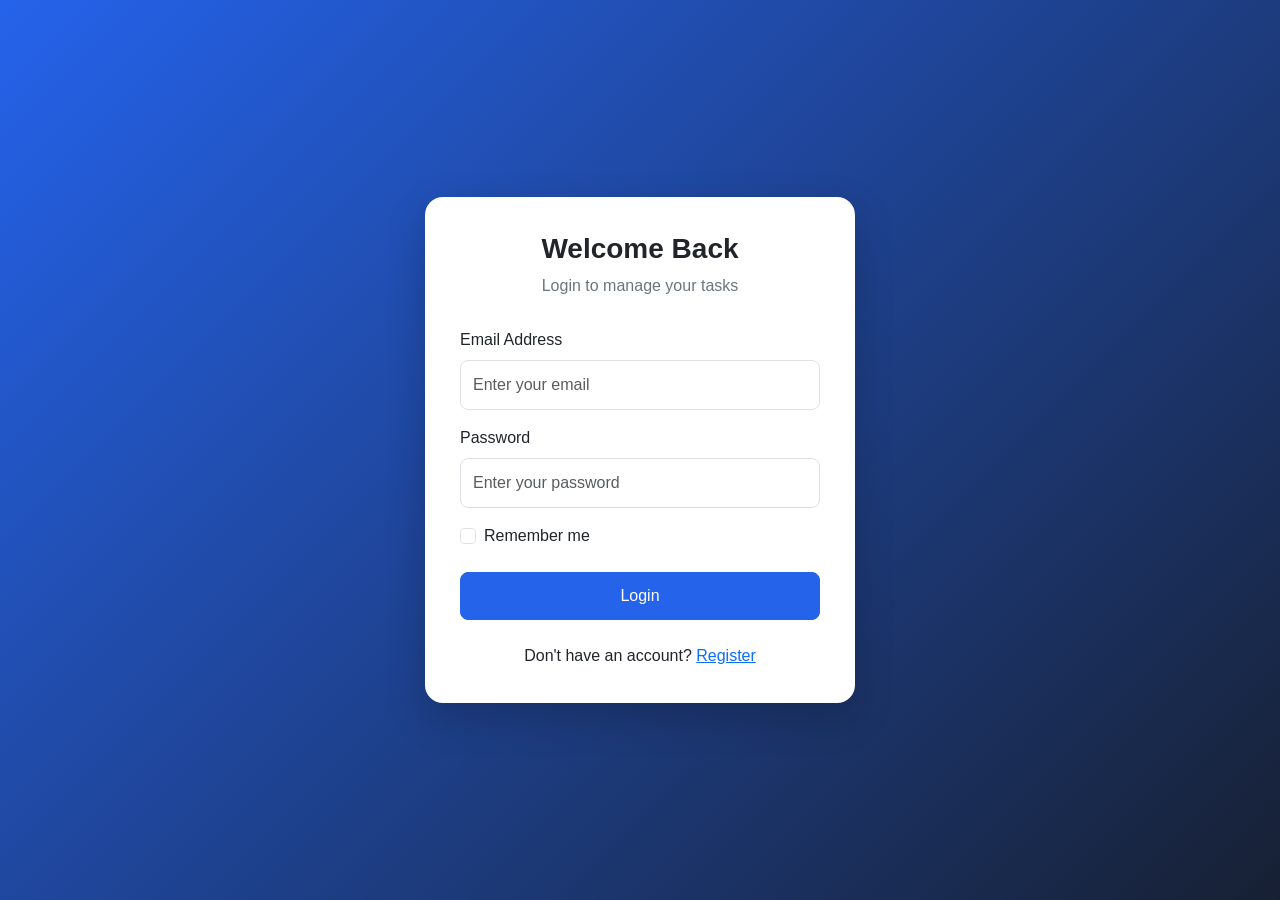
<file: index.html>
<!DOCTYPE html>
<html lang="en">

<head>

    <meta charset="UTF-8">

    <meta name="viewport" content="width=device-width, initial-scale=1.0">

    <title>Login - TaskFlow</title>

    <link
        href="https://cdn.jsdelivr.net/npm/bootstrap@5.3.3/dist/css/bootstrap.min.css"
        rel="stylesheet">

    <link rel="stylesheet" href="style.css">

</head>


<body>


<div class="login-page">


    <div class="auth-card">


        <h1 class="auth-title">
            Welcome Back
        </h1>


        <p class="auth-subtitle">
            Login to manage your tasks
        </p>


        <form>


           
            <div class="mb-3">

                <label
                    for="email"
                    class="form-label">

                    Email Address

                </label>


                <input
                    type="email"
                    id="email"
                    class="form-control"
                    placeholder="Enter your email">


            </div>


           

            <div class="mb-3">

                <label
                    for="password"
                    class="form-label">

                    Password

                </label>


                <input
                    type="password"
                    id="password"
                    class="form-control"
                    placeholder="Enter your password">


            </div>


           
            <div class="form-check mb-4">

                <input
                    type="checkbox"
                    class="form-check-input"
                    id="remember">


                <label
                    class="form-check-label"
                    for="remember">

                    Remember me

                </label>

            </div>


           

            <a
                href="dashboard.html"
                class="btn btn-primary w-100">

                Login

            </a>


        </form>


       

        <p class="text-center mt-4 mb-0">

            Don't have an account?

            <a href="register.html">
                Register
            </a>

        </p>


    </div>


</div>


</body>

</html>
</file>
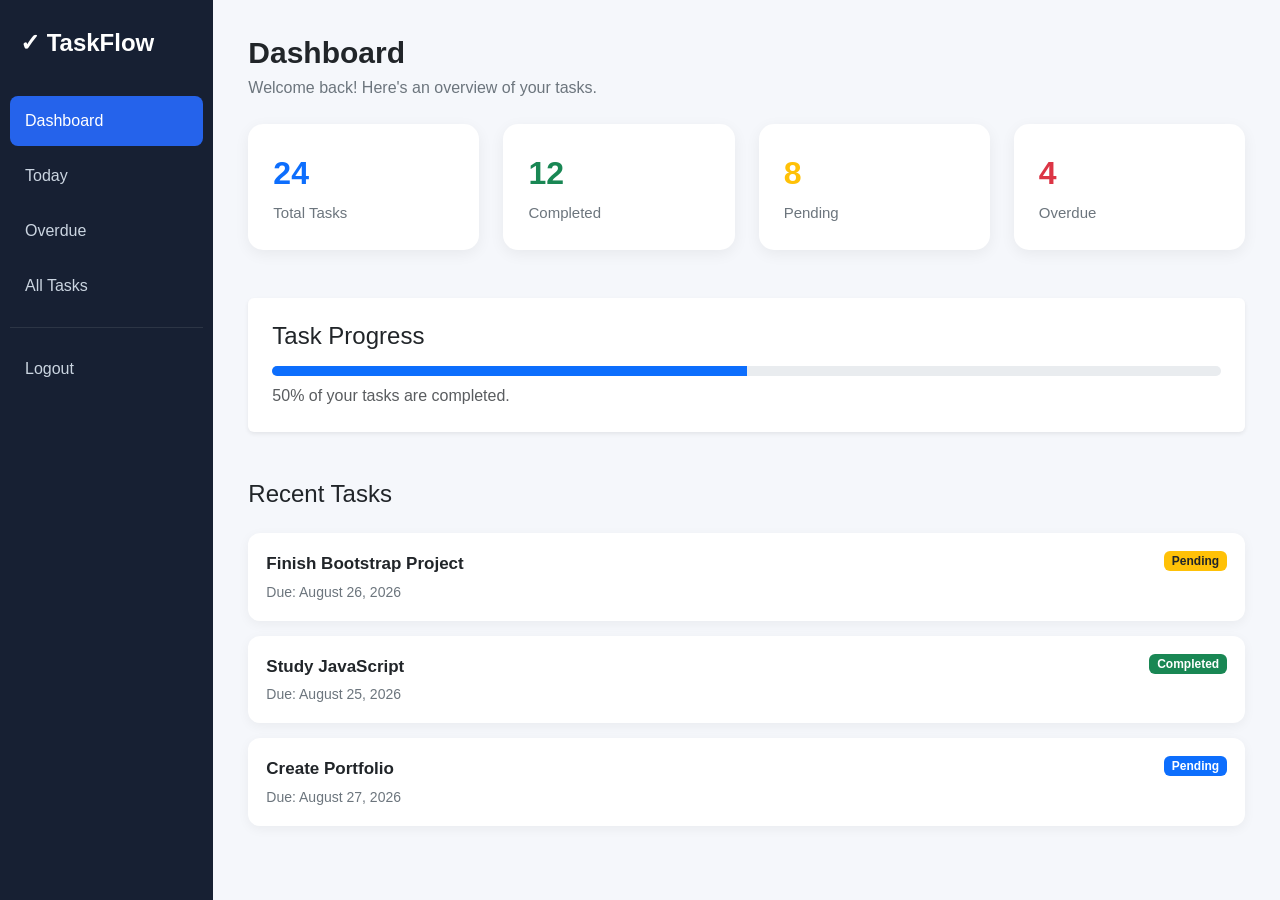
<file: dashboard.html>
<!DOCTYPE html>
<html lang="en">

<head>

    <meta charset="UTF-8">

    <meta name="viewport" content="width=device-width, initial-scale=1.0">

    <title>Dashboard - TaskFlow</title>

   
    <link
        href="https://cdn.jsdelivr.net/npm/bootstrap@5.3.3/dist/css/bootstrap.min.css"
        rel="stylesheet">

   
    <link rel="stylesheet" href="style.css">

</head>


<body>


<div class="container-fluid">

    <div class="row">


       
        <div class="col-md-3 col-lg-2 sidebar">

            <a href="dashboard.html" class="logo">
                ✓ TaskFlow
            </a>


            <div class="sidebar-menu">

                <a href="dashboard.html" class="active">
                    Dashboard
                </a>

                <a href="today.html">
                    Today
                </a>

                <a href="overdue.html">
                    Overdue
                </a>

                <a href="tasks.html">
                    All Tasks
                </a>

                <hr class="text-secondary">

                <a href="login.html">
                    Logout
                </a>

            </div>

        </div>


        

        <div class="col-md-9 col-lg-10 main-content">



            <div class="mb-4">

                <h1 class="page-title">
                    Dashboard
                </h1>

                <p class="page-subtitle">
                    Welcome back! Here's an overview of your tasks.
                </p>

            </div>


          
            <div class="row g-4">


                

                <div class="col-12 col-sm-6 col-lg-3">

                    <div class="stat-card">

                        <div class="stat-number text-primary">
                            24
                        </div>

                        <div class="stat-label">
                            Total Tasks
                        </div>

                    </div>

                </div>


               

                <div class="col-12 col-sm-6 col-lg-3">

                    <div class="stat-card">

                        <div class="stat-number text-success">
                            12
                        </div>

                        <div class="stat-label">
                            Completed
                        </div>

                    </div>

                </div>



                <div class="col-12 col-sm-6 col-lg-3">

                    <div class="stat-card">

                        <div class="stat-number text-warning">
                            8
                        </div>

                        <div class="stat-label">
                            Pending
                        </div>

                    </div>

                </div>


                

                <div class="col-12 col-sm-6 col-lg-3">

                    <div class="stat-card">

                        <div class="stat-number text-danger">
                            4
                        </div>

                        <div class="stat-label">
                            Overdue
                        </div>

                    </div>

                </div>

            </div>


           
            <div class="card border-0 shadow-sm mt-5 p-4">

                <h4 class="mb-3">
                    Task Progress
                </h4>

                <div class="progress">

                    <div
                        class="progress-bar bg-primary"
                        style="width: 50%;">
                    </div>

                </div>

                <p class="text-muted mt-2 mb-0">
                    50% of your tasks are completed.
                </p>

            </div>


            
            <div class="mt-5">

                <h4 class="mb-4">
                    Recent Tasks
                </h4>


               

                <div class="task-card">

                    <div class="d-flex justify-content-between align-items-start">

                        <div>

                            <div class="task-title">
                                Finish Bootstrap Project
                            </div>

                            <div class="task-date">
                                Due: August 26, 2026
                            </div>

                        </div>

                        <span class="badge bg-warning text-dark">
                            Pending
                        </span>

                    </div>

                </div>


                

                <div class="task-card">

                    <div class="d-flex justify-content-between align-items-start">

                        <div>

                            <div class="task-title">
                                Study JavaScript
                            </div>

                            <div class="task-date">
                                Due: August 25, 2026
                            </div>

                        </div>

                        <span class="badge bg-success">
                            Completed
                        </span>

                    </div>

                </div>


               

                <div class="task-card">

                    <div class="d-flex justify-content-between align-items-start">

                        <div>

                            <div class="task-title">
                                Create Portfolio
                            </div>

                            <div class="task-date">
                                Due: August 27, 2026
                            </div>

                        </div>

                        <span class="badge bg-primary">
                            Pending
                        </span>

                    </div>

                </div>


            </div>


        </div>

    </div>

</div>


</body>

</html>
</file>
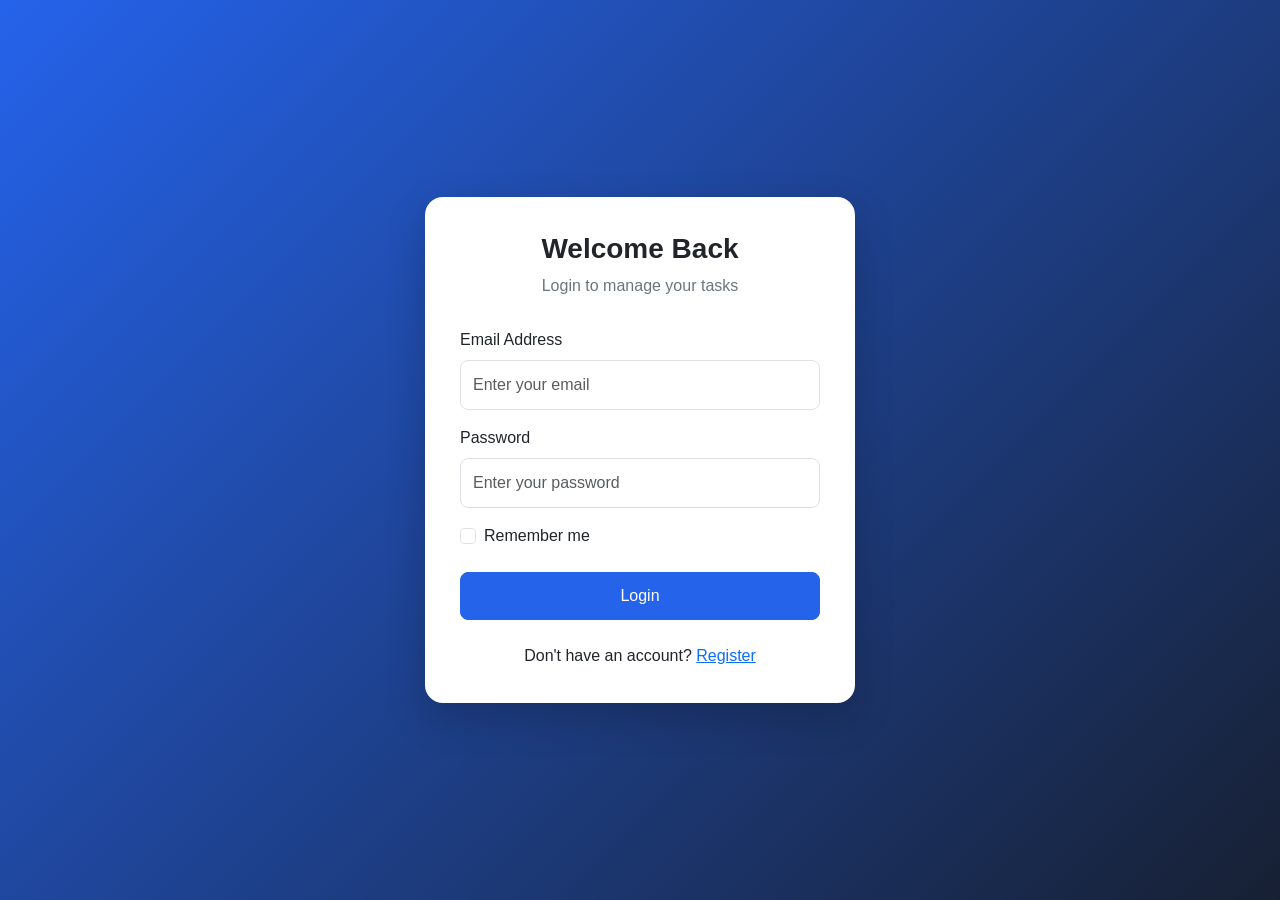
<file: login.html>
<!DOCTYPE html>
<html lang="en">

<head>

    <meta charset="UTF-8">

    <meta name="viewport" content="width=device-width, initial-scale=1.0">

    <title>Login - TaskFlow</title>

    <link
        href="https://cdn.jsdelivr.net/npm/bootstrap@5.3.3/dist/css/bootstrap.min.css"
        rel="stylesheet">

    <link rel="stylesheet" href="style.css">

</head>


<body>


<div class="login-page">


    <div class="auth-card">


        <h1 class="auth-title">
            Welcome Back
        </h1>


        <p class="auth-subtitle">
            Login to manage your tasks
        </p>


        <form>


           
            <div class="mb-3">

                <label
                    for="email"
                    class="form-label">

                    Email Address

                </label>


                <input
                    type="email"
                    id="email"
                    class="form-control"
                    placeholder="Enter your email">


            </div>


           

            <div class="mb-3">

                <label
                    for="password"
                    class="form-label">

                    Password

                </label>


                <input
                    type="password"
                    id="password"
                    class="form-control"
                    placeholder="Enter your password">


            </div>


           
            <div class="form-check mb-4">

                <input
                    type="checkbox"
                    class="form-check-input"
                    id="remember">


                <label
                    class="form-check-label"
                    for="remember">

                    Remember me

                </label>

            </div>


           

            <a
                href="dashboard.html"
                class="btn btn-primary w-100">

                Login

            </a>


        </form>


       

        <p class="text-center mt-4 mb-0">

            Don't have an account?

            <a href="register.html">
                Register
            </a>

        </p>


    </div>


</div>


</body>

</html>
</file>
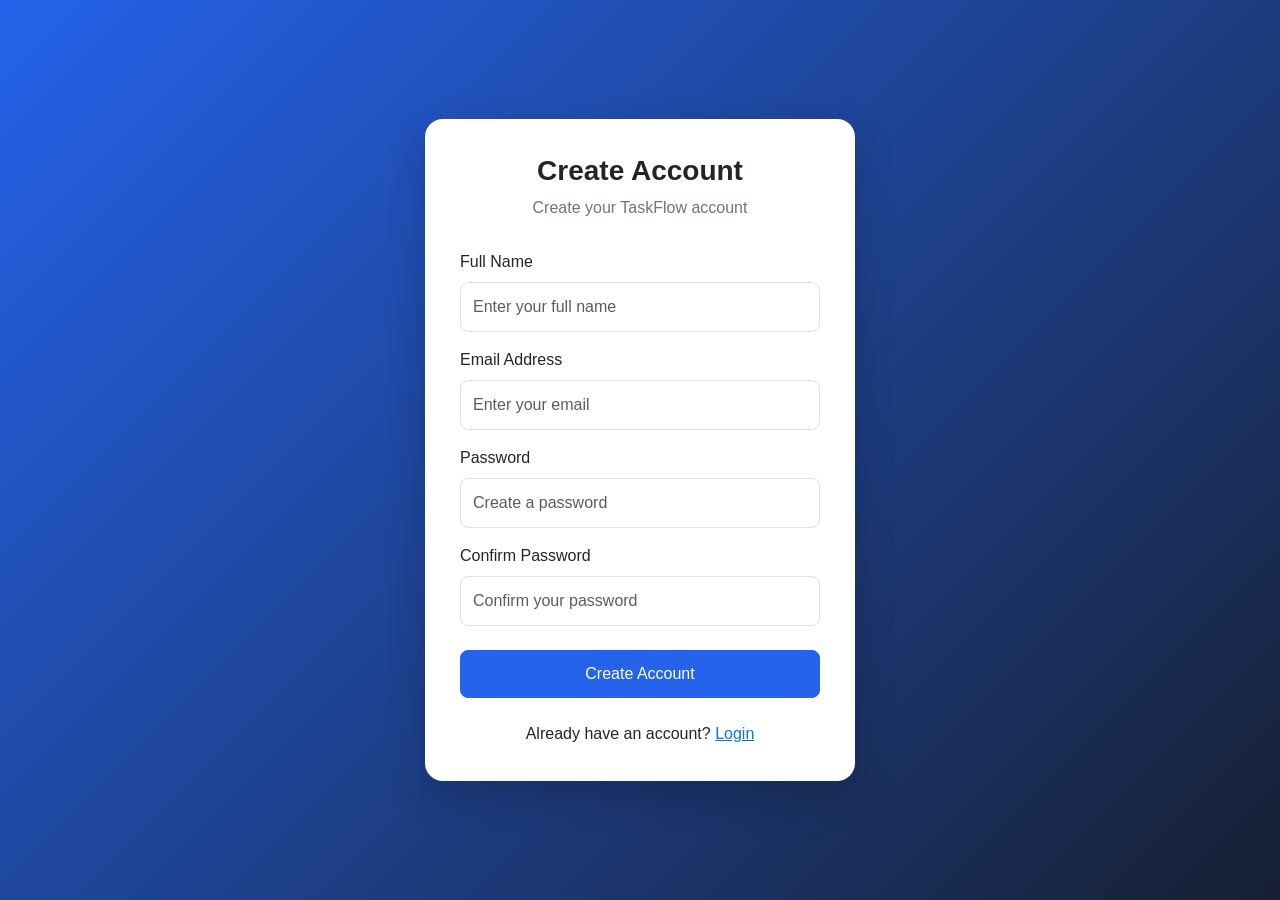
<file: register.html>
<!DOCTYPE html>
<html lang="en">

<head>

    <meta charset="UTF-8">

    <meta name="viewport" content="width=device-width, initial-scale=1.0">

    <title>Register - TaskFlow</title>

    <link
        href="https://cdn.jsdelivr.net/npm/bootstrap@5.3.3/dist/css/bootstrap.min.css"
        rel="stylesheet">

    <link rel="stylesheet" href="style.css">

</head>


<body>


<div class="login-page">


    <div class="auth-card">


        <h1 class="auth-title">
            Create Account
        </h1>


        <p class="auth-subtitle">
            Create your TaskFlow account
        </p>


        <form>


            

            <div class="mb-3">

                <label
                    for="name"
                    class="form-label">

                    Full Name

                </label>


                <input
                    type="text"
                    id="name"
                    class="form-control"
                    placeholder="Enter your full name">

            </div>


            

            <div class="mb-3">

                <label
                    for="registerEmail"
                    class="form-label">

                    Email Address

                </label>


                <input
                    type="email"
                    id="registerEmail"
                    class="form-control"
                    placeholder="Enter your email">

            </div>



            <div class="mb-3">

                <label
                    for="registerPassword"
                    class="form-label">

                    Password

                </label>


                <input
                    type="password"
                    id="registerPassword"
                    class="form-control"
                    placeholder="Create a password">

            </div>


            
            <div class="mb-4">

                <label
                    for="confirmPassword"
                    class="form-label">

                    Confirm Password

                </label>


                <input
                    type="password"
                    id="confirmPassword"
                    class="form-control"
                    placeholder="Confirm your password">

            </div>


           

            <a
                href="dashboard.html"
                class="btn btn-primary w-100">

                Create Account

            </a>


        </form>


      

        <p class="text-center mt-4 mb-0">

            Already have an account?

            <a href="login.html">
                Login
            </a>

        </p>


    </div>


</div>


</body>

</html>
</file>
<file: style.css>
* {
    box-sizing: border-box;
}

body {
    margin: 0;
    font-family: Arial, sans-serif;
    background-color: #f5f7fb;
    color: #212529;
}



.sidebar {
    min-height: 100vh;
    background-color: #172033;
    padding: 0;
}

.logo {
    display: block;
    padding: 25px 20px;
    color: #ffffff;
    text-decoration: none;
    font-size: 24px;
    font-weight: bold;
}

.logo:hover {
    color: #ffffff;
}

.sidebar-menu {
    padding: 10px;
}

.sidebar-menu a {
    display: block;
    text-decoration: none;
    color: #cbd5e1;
    padding: 13px 15px;
    margin-bottom: 5px;
    border-radius: 8px;
    transition: 0.3s;
}

.sidebar-menu a:hover {
    background-color: #27344d;
    color: #ffffff;
}

.sidebar-menu a.active {
    background-color: #2563eb;
    color: #ffffff;
}


.main-content {
    padding: 35px;
}

.page-title {
    font-size: 30px;
    font-weight: 700;
    margin-bottom: 5px;
}

.page-subtitle {
    color: #6c757d;
    margin-bottom: 0;
}


.stat-card {
    background-color: #ffffff;
    border: none;
    border-radius: 15px;
    padding: 25px;
    box-shadow: 0 4px 15px rgba(0, 0, 0, 0.06);
    height: 100%;
}

.stat-number {
    font-size: 32px;
    font-weight: bold;
    margin-bottom: 5px;
}

.stat-label {
    color: #6c757d;
    font-size: 15px;
}


.task-card {
    background-color: #ffffff;
    border: none;
    border-radius: 12px;
    padding: 18px;
    margin-bottom: 15px;
    box-shadow: 0 3px 12px rgba(0, 0, 0, 0.05);
}

.task-title {
    font-size: 17px;
    font-weight: 600;
    color: #212529;
}

.task-date {
    color: #6c757d;
    font-size: 14px;
    margin-top: 5px;
}



.progress {
    height: 10px;
    border-radius: 20px;
}


.login-page {
    min-height: 100vh;
    background: linear-gradient(135deg, #2563eb, #172033);
    display: flex;
    align-items: center;
    justify-content: center;
    padding: 20px;
}

.auth-card {
    width: 100%;
    max-width: 430px;
    background-color: #ffffff;
    border-radius: 18px;
    padding: 35px;
    box-shadow: 0 15px 40px rgba(0, 0, 0, 0.2);
}

.auth-title {
    text-align: center;
    font-size: 28px;
    font-weight: bold;
    margin-bottom: 8px;
}

.auth-subtitle {
    text-align: center;
    color: #6c757d;
    margin-bottom: 30px;
}

.form-control,
.form-select {
    padding: 12px;
    border-radius: 8px;
}

.form-control:focus,
.form-select:focus {
    border-color: #2563eb;
    box-shadow: 0 0 0 0.2rem rgba(37, 99, 235, 0.15);
}

.btn-primary {
    background-color: #2563eb;
    border-color: #2563eb;
    padding: 11px 20px;
    border-radius: 8px;
}

.btn-primary:hover {
    background-color: #1d4ed8;
    border-color: #1d4ed8;
}



@media (max-width: 767px) {

    .sidebar {
        min-height: auto;
    }

    .logo {
        text-align: center;
    }

    .sidebar-menu {
        display: flex;
        flex-wrap: wrap;
        justify-content: center;
    }

    .sidebar-menu a {
        margin: 3px;
    }

    .main-content {
        padding: 20px 15px;
    }

    .page-title {
        font-size: 25px;
    }

    .auth-card {
        padding: 25px 20px;
    }
}
</file>
